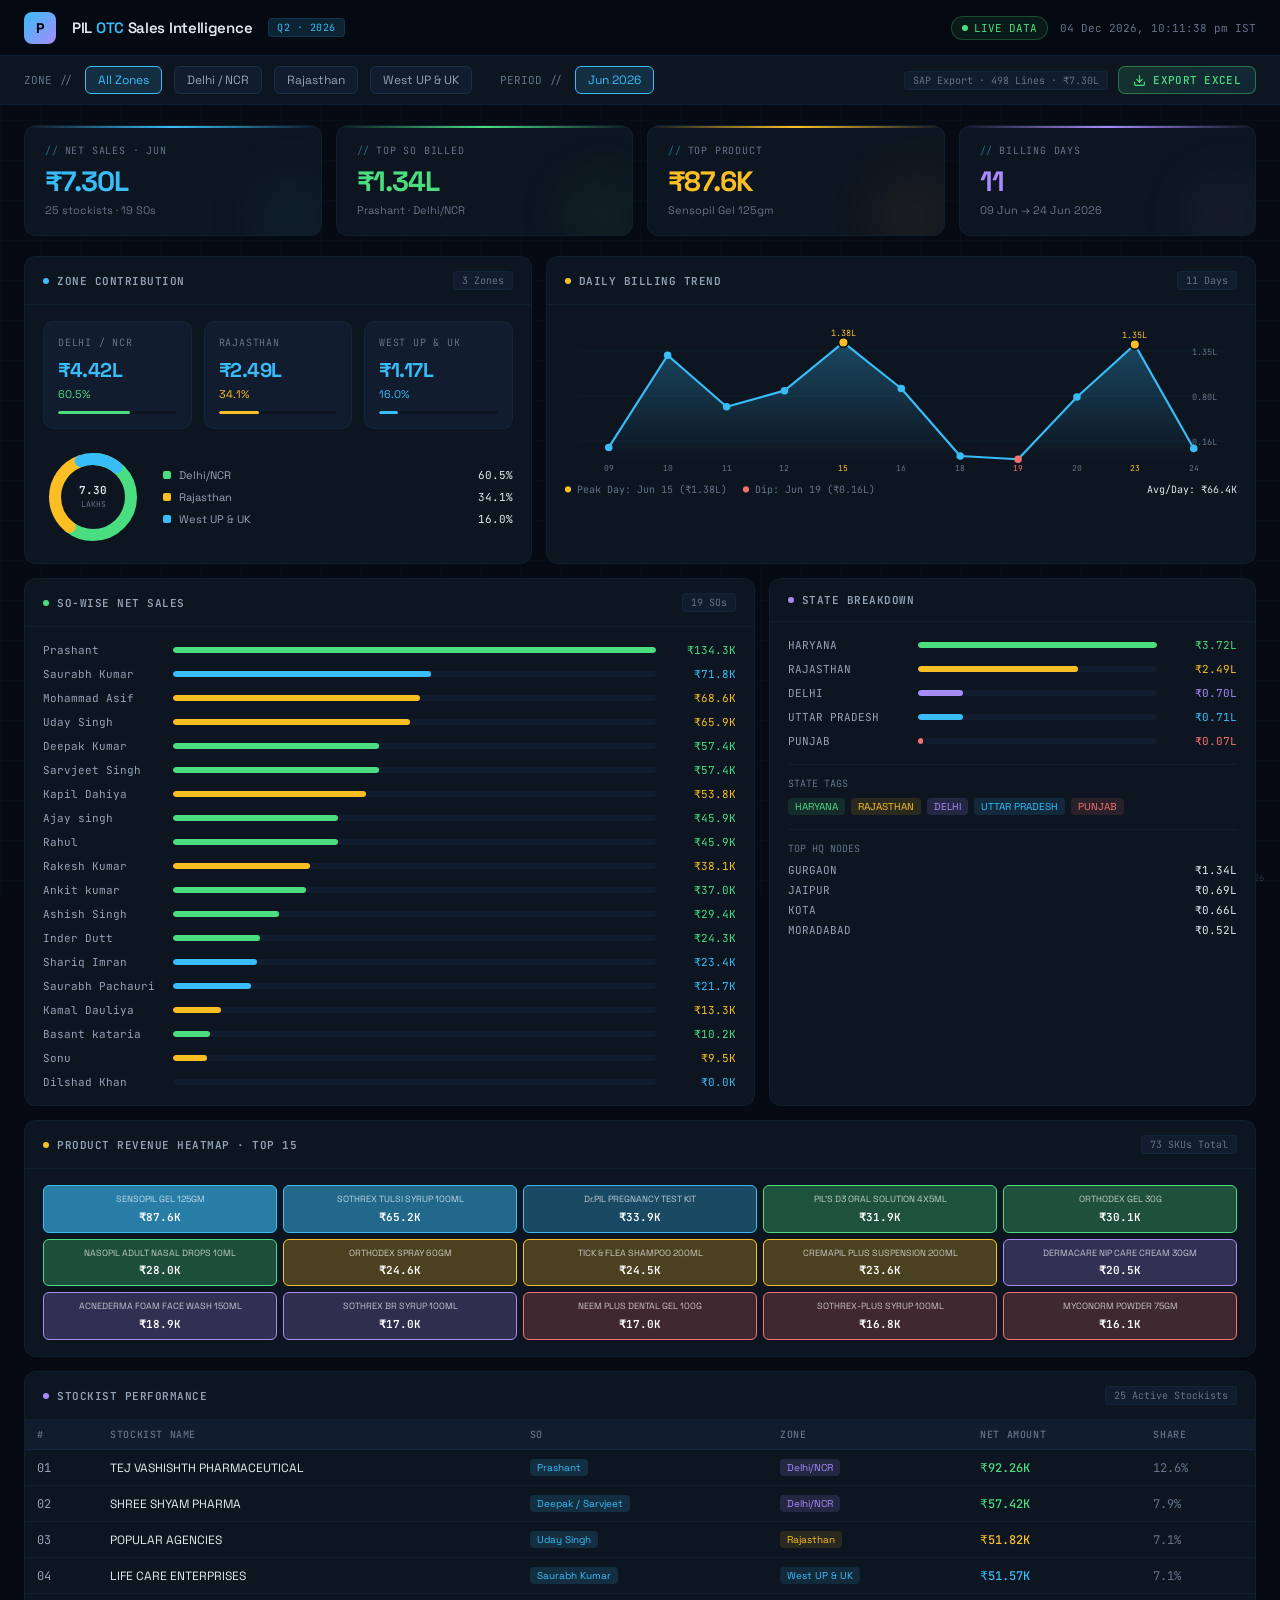
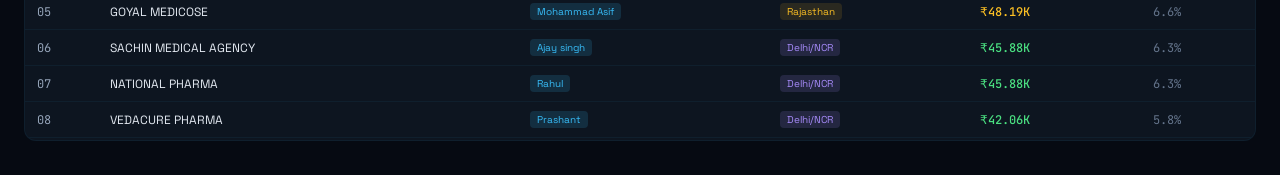
<file: index.html>
<!DOCTYPE html>
<html lang="en">
<head>
<meta charset="UTF-8">
<meta name="viewport" content="width=device-width, initial-scale=1.0">
<title>PIL OTC — Sales Intelligence</title>
<script src="https://cdn.sheetjs.com/xlsx-0.20.3/package/dist/xlsx.full.min.js"></script>
<style>
  @import url('https://fonts.googleapis.com/css2?family=Space+Grotesk:wght@300;400;500;600;700&family=JetBrains+Mono:wght@400;500&display=swap');

  :root {
    --bg: #060a12;
    --surface: #0d1520;
    --surface2: #111c2e;
    --border: rgba(56,189,248,0.12);
    --border2: rgba(56,189,248,0.06);
    --cyan: #38bdf8;
    --cyan-dim: rgba(56,189,248,0.15);
    --cyan-glow: rgba(56,189,248,0.08);
    --green: #4ade80;
    --green-dim: rgba(74,222,128,0.15);
    --red: #f87171;
    --red-dim: rgba(248,113,113,0.15);
    --amber: #fbbf24;
    --amber-dim: rgba(251,191,36,0.15);
    --purple: #a78bfa;
    --purple-dim: rgba(167,139,250,0.12);
    --text: #e2e8f0;
    --text-dim: #64748b;
    --text-mid: #94a3b8;
    --mono: 'JetBrains Mono', monospace;
    --sans: 'Space Grotesk', sans-serif;
  }

  * { box-sizing: border-box; margin: 0; padding: 0; }
  body {
    background: var(--bg);
    color: var(--text);
    font-family: var(--sans);
    font-size: 13px;
    min-height: 100vh;
    overflow-x: hidden;
  }

  /* GRID LINES BG */
  body::before {
    content: '';
    position: fixed;
    inset: 0;
    background-image:
      linear-gradient(rgba(56,189,248,0.03) 1px, transparent 1px),
      linear-gradient(90deg, rgba(56,189,248,0.03) 1px, transparent 1px);
    background-size: 40px 40px;
    pointer-events: none;
    z-index: 0;
  }

  /* HEADER */
  .header {
    position: sticky;
    top: 0;
    z-index: 100;
    background: rgba(6,10,18,0.95);
    backdrop-filter: blur(20px);
    border-bottom: 1px solid var(--border);
    padding: 0 24px;
    display: flex;
    align-items: center;
    justify-content: space-between;
    height: 56px;
  }
  .header-left {
    display: flex;
    align-items: center;
    gap: 16px;
  }
  .logo-mark {
    width: 32px; height: 32px;
    background: linear-gradient(135deg, var(--cyan), var(--purple));
    border-radius: 8px;
    display: flex; align-items: center; justify-content: center;
    font-size: 14px; font-weight: 700; color: #000;
  }
  .logo-text {
    font-size: 15px; font-weight: 600; letter-spacing: -0.3px;
  }
  .logo-text span { color: var(--cyan); }
  .header-tag {
    background: var(--cyan-dim);
    border: 1px solid var(--border);
    color: var(--cyan);
    font-family: var(--mono);
    font-size: 10px;
    padding: 2px 8px;
    border-radius: 4px;
    letter-spacing: 0.5px;
  }
  .header-right {
    display: flex; align-items: center; gap: 12px;
  }
  .live-pill {
    display: flex; align-items: center; gap: 6px;
    background: rgba(74,222,128,0.08);
    border: 1px solid rgba(74,222,128,0.25);
    padding: 4px 10px; border-radius: 20px;
    font-size: 11px; color: var(--green);
    font-family: var(--mono);
  }
  .live-dot {
    width: 6px; height: 6px; border-radius: 50%;
    background: var(--green);
    animation: pulse-green 2s infinite;
  }
  @keyframes pulse-green {
    0%,100% { opacity: 1; box-shadow: 0 0 0 0 rgba(74,222,128,0.4); }
    50% { opacity: 0.7; box-shadow: 0 0 0 4px rgba(74,222,128,0); }
  }
  .header-date {
    font-family: var(--mono);
    font-size: 11px;
    color: var(--text-dim);
  }

  /* FILTER BAR */
  .filter-bar {
    position: relative; z-index: 10;
    background: var(--surface);
    border-bottom: 1px solid var(--border2);
    padding: 10px 24px;
    display: flex; align-items: center; gap: 12px; flex-wrap: wrap;
  }
  .filter-label { font-size: 11px; color: var(--text-dim); font-family: var(--mono); }
  .filter-btn {
    background: var(--surface2);
    border: 1px solid var(--border);
    color: var(--text-mid);
    font-family: var(--sans);
    font-size: 12px;
    padding: 5px 12px;
    border-radius: 6px;
    cursor: pointer;
    transition: all 0.15s;
  }
  .filter-btn:hover, .filter-btn.active {
    background: var(--cyan-dim);
    border-color: var(--cyan);
    color: var(--cyan);
  }

  /* MAIN */
  main {
    position: relative; z-index: 1;
    padding: 20px 24px;
    max-width: 1600px;
    margin: 0 auto;
  }

  /* KPI ROW */
  .kpi-row {
    display: grid;
    grid-template-columns: repeat(4, 1fr);
    gap: 14px;
    margin-bottom: 20px;
  }
  .kpi-card {
    background: var(--surface);
    border: 1px solid var(--border2);
    border-radius: 12px;
    padding: 18px 20px;
    position: relative;
    overflow: hidden;
    transition: border-color 0.2s;
  }
  .kpi-card:hover { border-color: var(--border); }
  .kpi-card::before {
    content: '';
    position: absolute;
    top: 0; left: 0; right: 0;
    height: 2px;
  }
  .kpi-card.cyan::before { background: linear-gradient(90deg, transparent, var(--cyan), transparent); }
  .kpi-card.green::before { background: linear-gradient(90deg, transparent, var(--green), transparent); }
  .kpi-card.amber::before { background: linear-gradient(90deg, transparent, var(--amber), transparent); }
  .kpi-card.purple::before { background: linear-gradient(90deg, transparent, var(--purple), transparent); }
  .kpi-label {
    font-size: 10px; font-family: var(--mono); color: var(--text-dim);
    letter-spacing: 0.8px; text-transform: uppercase; margin-bottom: 10px;
    display: flex; align-items: center; gap: 6px;
  }
  .kpi-label::before {
    content: '//';
    color: var(--cyan);
    opacity: 0.5;
  }
  .kpi-value {
    font-size: 28px; font-weight: 700; letter-spacing: -1px;
    line-height: 1;
  }
  .kpi-card.cyan .kpi-value { color: var(--cyan); }
  .kpi-card.green .kpi-value { color: var(--green); }
  .kpi-card.amber .kpi-value { color: var(--amber); }
  .kpi-card.purple .kpi-value { color: var(--purple); }
  .kpi-sub {
    margin-top: 8px; font-size: 11px; color: var(--text-dim);
    display: flex; align-items: center; gap: 6px;
  }
  .kpi-glow {
    position: absolute; bottom: -20px; right: -10px;
    width: 80px; height: 80px; border-radius: 50%;
    filter: blur(30px); opacity: 0.08;
  }
  .kpi-card.cyan .kpi-glow { background: var(--cyan); }
  .kpi-card.green .kpi-glow { background: var(--green); }
  .kpi-card.amber .kpi-glow { background: var(--amber); }
  .kpi-card.purple .kpi-glow { background: var(--purple); }

  /* GRID LAYOUTS */
  .grid-2 { display: grid; grid-template-columns: 1fr 1fr; gap: 14px; margin-bottom: 14px; }
  .grid-3 { display: grid; grid-template-columns: 1fr 1fr 1fr; gap: 14px; margin-bottom: 14px; }
  .grid-5-7 { display: grid; grid-template-columns: 5fr 7fr; gap: 14px; margin-bottom: 14px; }
  .grid-6-4 { display: grid; grid-template-columns: 6fr 4fr; gap: 14px; margin-bottom: 14px; }

  /* PANEL */
  .panel {
    background: var(--surface);
    border: 1px solid var(--border2);
    border-radius: 12px;
    overflow: hidden;
  }
  .panel-header {
    padding: 14px 18px;
    border-bottom: 1px solid var(--border2);
    display: flex; align-items: center; justify-content: space-between;
  }
  .panel-title {
    font-size: 11px; font-weight: 600; color: var(--text-mid);
    font-family: var(--mono); letter-spacing: 0.5px; text-transform: uppercase;
    display: flex; align-items: center; gap: 8px;
  }
  .panel-title-dot {
    width: 6px; height: 6px; border-radius: 50%;
    background: var(--cyan);
  }
  .panel-body { padding: 16px 18px; }

  /* BAR CHART */
  .bar-chart { display: flex; flex-direction: column; gap: 10px; }
  .bar-row { display: grid; grid-template-columns: 120px 1fr 70px; align-items: center; gap: 10px; }
  .bar-name {
    font-size: 11px; color: var(--text-mid); white-space: nowrap;
    overflow: hidden; text-overflow: ellipsis;
    font-family: var(--mono);
  }
  .bar-track {
    height: 6px; background: var(--surface2); border-radius: 3px; overflow: hidden;
  }
  .bar-fill {
    height: 100%; border-radius: 3px;
    transition: width 1s cubic-bezier(0.4,0,0.2,1);
  }
  .bar-amount {
    font-size: 11px; font-family: var(--mono); color: var(--text-mid);
    text-align: right;
  }

  /* SPARKLINE / AREA CHART */
  .chart-container { position: relative; }
  svg.spark { width: 100%; overflow: visible; }

  /* ZONE CARDS */
  .zone-grid { display: grid; grid-template-columns: 1fr 1fr 1fr; gap: 12px; }
  .zone-card {
    background: var(--surface2);
    border: 1px solid var(--border2);
    border-radius: 10px;
    padding: 14px;
    position: relative;
    overflow: hidden;
  }
  .zone-name {
    font-size: 10px; font-family: var(--mono); color: var(--text-dim);
    text-transform: uppercase; letter-spacing: 0.8px; margin-bottom: 8px;
  }
  .zone-value {
    font-size: 20px; font-weight: 700; color: var(--cyan); letter-spacing: -0.5px;
  }
  .zone-pct {
    font-size: 11px; margin-top: 4px;
  }
  .zone-bar {
    margin-top: 10px; height: 3px; background: var(--surface);
    border-radius: 2px; overflow: hidden;
  }
  .zone-bar-fill { height: 100%; background: var(--cyan); border-radius: 2px; }

  /* TABLE */
  .data-table { width: 100%; border-collapse: collapse; }
  .data-table th {
    font-size: 10px; font-family: var(--mono); color: var(--text-dim);
    text-transform: uppercase; letter-spacing: 0.6px;
    padding: 8px 12px;
    border-bottom: 1px solid var(--border2);
    text-align: left; font-weight: 500;
    background: var(--surface2);
  }
  .data-table td {
    padding: 9px 12px; font-size: 12px; color: var(--text-mid);
    border-bottom: 1px solid var(--border2);
    font-family: var(--mono);
  }
  .data-table tr:last-child td { border-bottom: none; }
  .data-table tr:hover td { background: rgba(56,189,248,0.03); }
  .rank-num {
    color: var(--text-dim); font-size: 10px;
  }
  .amount-cell { color: var(--text); font-weight: 500; }
  .so-tag {
    background: var(--cyan-dim);
    color: var(--cyan);
    padding: 2px 7px; border-radius: 4px; font-size: 10px;
    font-family: var(--sans);
    display: inline-block;
  }
  .state-badge {
    display: inline-block;
    padding: 2px 7px; border-radius: 4px; font-size: 10px;
    font-family: var(--sans);
  }
  .state-DL { background: rgba(167,139,250,0.15); color: var(--purple); }
  .state-UP { background: rgba(56,189,248,0.12); color: var(--cyan); }
  .state-RJ { background: rgba(251,191,36,0.12); color: var(--amber); }
  .state-HR { background: rgba(74,222,128,0.12); color: var(--green); }
  .state-PB { background: rgba(248,113,113,0.12); color: var(--red); }

  /* DONUT / RING */
  .ring-wrap { display: flex; align-items: center; gap: 20px; }
  .ring-legend { display: flex; flex-direction: column; gap: 8px; flex: 1; }
  .ring-item { display: flex; align-items: center; gap: 8px; }
  .ring-dot { width: 8px; height: 8px; border-radius: 2px; flex-shrink: 0; }
  .ring-item-label { font-size: 11px; color: var(--text-mid); flex: 1; }
  .ring-item-val { font-size: 11px; font-family: var(--mono); color: var(--text); }

  /* PRODUCT HEATMAP */
  .heat-grid {
    display: grid;
    grid-template-columns: repeat(5, 1fr);
    gap: 6px;
  }
  .heat-cell {
    border-radius: 6px;
    padding: 8px 6px;
    text-align: center;
    cursor: default;
    transition: transform 0.15s;
    position: relative;
    overflow: hidden;
  }
  .heat-cell:hover { transform: scale(1.04); z-index: 5; }
  .heat-cell-name {
    font-size: 9px; line-height: 1.3; color: rgba(255,255,255,0.7);
    font-family: var(--sans);
    display: -webkit-box;
    -webkit-line-clamp: 2;
    -webkit-box-orient: vertical;
    overflow: hidden;
  }
  .heat-cell-val {
    font-size: 11px; font-weight: 600; color: #fff;
    font-family: var(--mono); margin-top: 4px;
  }

  /* DAILY TREND */
  .trend-labels {
    display: flex; justify-content: space-between;
    font-size: 10px; font-family: var(--mono); color: var(--text-dim);
    margin-top: 6px; padding: 0 2px;
  }

  /* SCROLLABLE PANELS */
  .scroll-body { max-height: 320px; overflow-y: auto; }
  .scroll-body::-webkit-scrollbar { width: 4px; }
  .scroll-body::-webkit-scrollbar-track { background: transparent; }
  .scroll-body::-webkit-scrollbar-thumb { background: var(--border); border-radius: 2px; }

  /* SECTION DIVIDER */
  .section-div {
    display: flex; align-items: center; gap: 12px;
    margin: 20px 0 14px;
  }
  .section-div-label {
    font-size: 10px; font-family: var(--mono); color: var(--text-dim);
    text-transform: uppercase; letter-spacing: 1px; white-space: nowrap;
  }
  .section-div-line {
    flex: 1; height: 1px; background: var(--border2);
  }

  /* CHIP */
  .chip {
    background: var(--surface2); border: 1px solid var(--border2);
    color: var(--text-dim); font-size: 10px; font-family: var(--mono);
    padding: 2px 8px; border-radius: 4px;
  }

  /* PROGRESS RING (SVG) */
  .pct-badge {
    font-family: var(--mono); font-size: 13px; font-weight: 600;
  }
  .green-text { color: var(--green); }
  .red-text { color: var(--red); }
  .amber-text { color: var(--amber); }

  /* ANIMATED ENTRY */
  .panel { animation: fadeUp 0.4s ease both; }
  @keyframes fadeUp {
    from { opacity: 0; transform: translateY(12px); }
    to { opacity: 1; transform: translateY(0); }
  }
  .kpi-card { animation: fadeUp 0.3s ease both; }
  .kpi-card:nth-child(1) { animation-delay: 0.05s; }
  .kpi-card:nth-child(2) { animation-delay: 0.1s; }
  .kpi-card:nth-child(3) { animation-delay: 0.15s; }
  .kpi-card:nth-child(4) { animation-delay: 0.2s; }

  /* TABS */
  .tab-bar {
    display: flex; gap: 4px;
    background: var(--surface2); border-radius: 8px; padding: 3px;
  }
  .tab-btn {
    background: transparent; border: none; color: var(--text-dim);
    font-family: var(--sans); font-size: 11px; font-weight: 500;
    padding: 5px 12px; border-radius: 6px; cursor: pointer; transition: all 0.15s;
  }
  .tab-btn.active { background: var(--surface); color: var(--cyan); }

  /* EXPORT BUTTON */
  .export-btn {
    display: flex; align-items: center; gap: 7px;
    background: linear-gradient(135deg, rgba(74,222,128,0.15), rgba(56,189,248,0.1));
    border: 1px solid rgba(74,222,128,0.4);
    color: var(--green);
    font-family: var(--mono); font-size: 11px; font-weight: 500;
    padding: 6px 14px; border-radius: 7px;
    cursor: pointer; transition: all 0.2s;
    letter-spacing: 0.3px; white-space: nowrap;
  }
  .export-btn:hover {
    background: linear-gradient(135deg, rgba(74,222,128,0.25), rgba(56,189,248,0.18));
    border-color: var(--green);
    box-shadow: 0 0 16px rgba(74,222,128,0.2);
    transform: translateY(-1px);
  }
  .export-btn:active { transform: translateY(0); }
  .export-btn svg { flex-shrink: 0; }

  .export-toast {
    position: fixed; bottom: 24px; left: 50%; transform: translateX(-50%);
    background: var(--surface); border: 1px solid var(--green);
    color: var(--green); font-family: var(--mono); font-size: 12px;
    padding: 10px 20px; border-radius: 8px;
    box-shadow: 0 4px 24px rgba(74,222,128,0.2);
    z-index: 9999; pointer-events: none;
    opacity: 0; transition: opacity 0.3s;
  }
  .export-toast.show { opacity: 1; }

  /* WATERMARK */
  .corner-mark {
    position: fixed; bottom: 16px; right: 16px;
    font-family: var(--mono); font-size: 9px; color: var(--text-dim);
    opacity: 0.4; z-index: 0;
  }
</style>
</head>
<body>

<!-- HEADER -->
<header class="header">
  <div class="header-left">
    <div class="logo-mark">P</div>
    <div class="logo-text">PIL <span>OTC</span> Sales Intelligence</div>
    <div class="header-tag">Q2 · 2026</div>
  </div>
  <div class="header-right">
    <div class="live-pill"><div class="live-dot"></div>LIVE DATA</div>
    <div class="header-date" id="clock">29 Jun 2026</div>
  </div>
</header>

<!-- FILTER BAR -->
<div class="filter-bar">
  <span class="filter-label">ZONE //</span>
  <button class="filter-btn active" onclick="filterZone('All',this)">All Zones</button>
  <button class="filter-btn" onclick="filterZone('Delhi/NCR',this)">Delhi / NCR</button>
  <button class="filter-btn" onclick="filterZone('Rajasthan',this)">Rajasthan</button>
  <button class="filter-btn" onclick="filterZone('West UP & UK',this)">West UP & UK</button>
  <span class="filter-label" style="margin-left:16px">PERIOD //</span>
  <button class="filter-btn active">Jun 2026</button>
  <div style="margin-left:auto;display:flex;align-items:center;gap:10px">
    <span class="chip">SAP Export · 498 Lines · ₹7.30L</span>
    <button class="export-btn" onclick="exportToExcel()">
      <svg width="13" height="13" viewBox="0 0 24 24" fill="none" stroke="currentColor" stroke-width="2.2" stroke-linecap="round" stroke-linejoin="round">
        <path d="M21 15v4a2 2 0 01-2 2H5a2 2 0 01-2-2v-4"/>
        <polyline points="7 10 12 15 17 10"/>
        <line x1="12" y1="15" x2="12" y2="3"/>
      </svg>
      EXPORT EXCEL
    </button>
  </div>
</div>

<!-- TOAST -->
<div class="export-toast" id="exportToast">✓ Excel exported successfully</div>

<!-- MAIN -->
<main>

  <!-- KPI ROW -->
  <div class="kpi-row" id="kpiRow">
    <div class="kpi-card cyan">
      <div class="kpi-glow"></div>
      <div class="kpi-label">Net Sales · Jun</div>
      <div class="kpi-value" id="kpiTotal">₹7.30L</div>
      <div class="kpi-sub"><span>25 stockists · 19 SOs</span></div>
    </div>
    <div class="kpi-card green">
      <div class="kpi-glow"></div>
      <div class="kpi-label">Top SO Billed</div>
      <div class="kpi-value green-text">₹1.34L</div>
      <div class="kpi-sub">Prashant · Delhi/NCR</div>
    </div>
    <div class="kpi-card amber">
      <div class="kpi-glow"></div>
      <div class="kpi-label">Top Product</div>
      <div class="kpi-value amber-text">₹87.6K</div>
      <div class="kpi-sub">Sensopil Gel 125gm</div>
    </div>
    <div class="kpi-card purple">
      <div class="kpi-glow"></div>
      <div class="kpi-label">Billing Days</div>
      <div class="kpi-value" style="color:var(--purple)">11</div>
      <div class="kpi-sub">09 Jun → 24 Jun 2026</div>
    </div>
  </div>

  <!-- ROW 1: ZONE + DAILY TREND -->
  <div class="grid-5-7" style="margin-bottom:14px">
    
    <!-- ZONE PERFORMANCE -->
    <div class="panel">
      <div class="panel-header">
        <div class="panel-title"><div class="panel-title-dot"></div>Zone Contribution</div>
        <div class="chip">3 Zones</div>
      </div>
      <div class="panel-body">
        <div class="zone-grid">
          <div class="zone-card">
            <div class="zone-name">Delhi / NCR</div>
            <div class="zone-value" id="zDelhi">₹4.42L</div>
            <div class="zone-pct green-text">60.5%</div>
            <div class="zone-bar"><div class="zone-bar-fill" style="width:60.5%;background:var(--green)"></div></div>
          </div>
          <div class="zone-card">
            <div class="zone-name">Rajasthan</div>
            <div class="zone-value">₹2.49L</div>
            <div class="zone-pct amber-text">34.1%</div>
            <div class="zone-bar"><div class="zone-bar-fill" style="width:34.1%;background:var(--amber)"></div></div>
          </div>
          <div class="zone-card">
            <div class="zone-name">West UP & UK</div>
            <div class="zone-value">₹1.17L</div>
            <div class="zone-pct" style="color:var(--cyan)">16.0%</div>
            <div class="zone-bar"><div class="zone-bar-fill" style="width:16%;background:var(--cyan)"></div></div>
          </div>
        </div>

        <!-- DONUT CHART (SVG) -->
        <div style="display:flex;align-items:center;gap:20px;margin-top:18px">
          <svg width="100" height="100" viewBox="0 0 100 100">
            <!-- Delhi/NCR 60.5% -->
            <circle cx="50" cy="50" r="38" fill="none" stroke="var(--surface2)" stroke-width="12"/>
            <!-- Total circumference = 2π*38 ≈ 238.76 -->
            <circle cx="50" cy="50" r="38" fill="none" stroke="var(--green)" stroke-width="12"
              stroke-dasharray="144.45 94.31" stroke-dashoffset="59.69" stroke-linecap="round"/>
            <circle cx="50" cy="50" r="38" fill="none" stroke="var(--amber)" stroke-width="12"
              stroke-dasharray="81.41 157.35" stroke-dashoffset="-84.76" stroke-linecap="round"/>
            <circle cx="50" cy="50" r="38" fill="none" stroke="var(--cyan)" stroke-width="12"
              stroke-dasharray="38.20 200.56" stroke-dashoffset="-166.17" stroke-linecap="round"/>
            <text x="50" y="47" text-anchor="middle" fill="var(--text)" font-size="11" font-weight="600" font-family="JetBrains Mono">7.30</text>
            <text x="50" y="60" text-anchor="middle" fill="var(--text-dim)" font-size="8" font-family="JetBrains Mono">LAKHS</text>
          </svg>
          <div class="ring-legend">
            <div class="ring-item">
              <div class="ring-dot" style="background:var(--green)"></div>
              <div class="ring-item-label">Delhi/NCR</div>
              <div class="ring-item-val">60.5%</div>
            </div>
            <div class="ring-item">
              <div class="ring-dot" style="background:var(--amber)"></div>
              <div class="ring-item-label">Rajasthan</div>
              <div class="ring-item-val">34.1%</div>
            </div>
            <div class="ring-item">
              <div class="ring-dot" style="background:var(--cyan)"></div>
              <div class="ring-item-label">West UP & UK</div>
              <div class="ring-item-val">16.0%</div>
            </div>
          </div>
        </div>
      </div>
    </div>

    <!-- DAILY SALES TREND -->
    <div class="panel">
      <div class="panel-header">
        <div class="panel-title"><div class="panel-title-dot" style="background:var(--amber)"></div>Daily Billing Trend</div>
        <div class="chip">11 Days</div>
      </div>
      <div class="panel-body">
        <svg class="spark" viewBox="0 0 600 140" style="height:150px">
          <defs>
            <linearGradient id="areaGrad" x1="0" y1="0" x2="0" y2="1">
              <stop offset="0%" stop-color="var(--cyan)" stop-opacity="0.3"/>
              <stop offset="100%" stop-color="var(--cyan)" stop-opacity="0"/>
            </linearGradient>
          </defs>
          <!-- Grid lines -->
          <line x1="0" y1="28" x2="600" y2="28" stroke="var(--border2)" stroke-width="1"/>
          <line x1="0" y1="70" x2="600" y2="70" stroke="var(--border2)" stroke-width="1"/>
          <line x1="0" y1="112" x2="600" y2="112" stroke="var(--border2)" stroke-width="1"/>
          <!-- Y labels -->
          <text x="595" y="32" fill="var(--text-dim)" font-size="8" text-anchor="end" font-family="JetBrains Mono">1.35L</text>
          <text x="595" y="74" fill="var(--text-dim)" font-size="8" text-anchor="end" font-family="JetBrains Mono">0.80L</text>
          <text x="595" y="116" fill="var(--text-dim)" font-size="8" text-anchor="end" font-family="JetBrains Mono">0.16L</text>
          <!-- Area fill -->
          <!--
            Data: [37129,127477,65001,79319,138292,83553,20392,16464,68018,135312,37009]
            Max=138292, Min=16464, Range=121828
            X positions: 11 points, width=600, spacing=55
            Y: scale 130-20=110px range → y = 130 - ((val-16464)/121828)*110
          -->
          <path d="M27,118 L82,32 L137,80 L191,65 L246,20 L300,63 L355,126 L409,129 L464,71 L518,22 L573,119 L573,130 L27,130 Z"
            fill="url(#areaGrad)"/>
          <!-- Line -->
          <polyline points="27,118 82,32 137,80 191,65 246,20 300,63 355,126 409,129 464,71 518,22 573,119"
            fill="none" stroke="var(--cyan)" stroke-width="2" stroke-linejoin="round"/>
          <!-- Dots -->
          <circle cx="27" cy="118" r="3.5" fill="var(--cyan)"/>
          <circle cx="82" cy="32" r="3.5" fill="var(--cyan)"/>
          <circle cx="137" cy="80" r="3.5" fill="var(--cyan)"/>
          <circle cx="191" cy="65" r="3.5" fill="var(--cyan)"/>
          <circle cx="246" cy="20" r="4.5" fill="var(--amber)" stroke="var(--bg)" stroke-width="1.5"/><!-- Peak -->
          <circle cx="300" cy="63" r="3.5" fill="var(--cyan)"/>
          <circle cx="355" cy="126" r="3.5" fill="var(--cyan)"/>
          <circle cx="409" cy="129" r="3.5" fill="var(--red)"/><!-- Lowest -->
          <circle cx="464" cy="71" r="3.5" fill="var(--cyan)"/>
          <circle cx="518" cy="22" r="4.5" fill="var(--amber)" stroke="var(--bg)" stroke-width="1.5"/>
          <circle cx="573" cy="119" r="3.5" fill="var(--cyan)"/>
          <!-- Peak label -->
          <text x="246" y="14" text-anchor="middle" fill="var(--amber)" font-size="8" font-family="JetBrains Mono">1.38L</text>
          <text x="518" y="16" text-anchor="middle" fill="var(--amber)" font-size="8" font-family="JetBrains Mono">1.35L</text>
          <!-- Day labels -->
          <text x="27" y="140" text-anchor="middle" fill="var(--text-dim)" font-size="7.5" font-family="JetBrains Mono">09</text>
          <text x="82" y="140" text-anchor="middle" fill="var(--text-dim)" font-size="7.5" font-family="JetBrains Mono">10</text>
          <text x="137" y="140" text-anchor="middle" fill="var(--text-dim)" font-size="7.5" font-family="JetBrains Mono">11</text>
          <text x="191" y="140" text-anchor="middle" fill="var(--text-dim)" font-size="7.5" font-family="JetBrains Mono">12</text>
          <text x="246" y="140" text-anchor="middle" fill="var(--amber)" font-size="7.5" font-family="JetBrains Mono">15</text>
          <text x="300" y="140" text-anchor="middle" fill="var(--text-dim)" font-size="7.5" font-family="JetBrains Mono">16</text>
          <text x="355" y="140" text-anchor="middle" fill="var(--text-dim)" font-size="7.5" font-family="JetBrains Mono">18</text>
          <text x="409" y="140" text-anchor="middle" fill="var(--red)" font-size="7.5" font-family="JetBrains Mono">19</text>
          <text x="464" y="140" text-anchor="middle" fill="var(--text-dim)" font-size="7.5" font-family="JetBrains Mono">20</text>
          <text x="518" y="140" text-anchor="middle" fill="var(--amber)" font-size="7.5" font-family="JetBrains Mono">23</text>
          <text x="573" y="140" text-anchor="middle" fill="var(--text-dim)" font-size="7.5" font-family="JetBrains Mono">24</text>
        </svg>
        <div style="display:flex;gap:16px;margin-top:8px;font-size:10px;font-family:var(--mono);color:var(--text-dim)">
          <span><span style="color:var(--amber)">●</span> Peak Day: Jun 15 (₹1.38L)</span>
          <span><span style="color:var(--red)">●</span> Dip: Jun 19 (₹0.16L)</span>
          <span style="margin-left:auto;color:var(--text)">Avg/Day: ₹66.4K</span>
        </div>
      </div>
    </div>
  </div>

  <!-- ROW 2: SO PERFORMANCE + CUSTOMER TABLE -->
  <div class="grid-6-4" style="margin-bottom:14px">
    
    <!-- SO PERFORMANCE BAR CHART -->
    <div class="panel">
      <div class="panel-header">
        <div class="panel-title"><div class="panel-title-dot" style="background:var(--green)"></div>SO-wise Net Sales</div>
        <div class="chip">19 SOs</div>
      </div>
      <div class="panel-body">
        <div class="bar-chart" id="soBarChart">
          <!-- Rendered by JS -->
        </div>
      </div>
    </div>

    <!-- STATE BREAKDOWN -->
    <div class="panel">
      <div class="panel-header">
        <div class="panel-title"><div class="panel-title-dot" style="background:var(--purple)"></div>State Breakdown</div>
      </div>
      <div class="panel-body">
        <div class="bar-chart">
          <div class="bar-row">
            <div class="bar-name">HARYANA</div>
            <div class="bar-track"><div class="bar-fill" style="width:100%;background:var(--green)"></div></div>
            <div class="bar-amount green-text">₹3.72L</div>
          </div>
          <div class="bar-row">
            <div class="bar-name">RAJASTHAN</div>
            <div class="bar-track"><div class="bar-fill" style="width:67%;background:var(--amber)"></div></div>
            <div class="bar-amount amber-text">₹2.49L</div>
          </div>
          <div class="bar-row">
            <div class="bar-name">DELHI</div>
            <div class="bar-track"><div class="bar-fill" style="width:19%;background:var(--purple)"></div></div>
            <div class="bar-amount" style="color:var(--purple)">₹0.70L</div>
          </div>
          <div class="bar-row">
            <div class="bar-name">UTTAR PRADESH</div>
            <div class="bar-track"><div class="bar-fill" style="width:19%;background:var(--cyan)"></div></div>
            <div class="bar-amount" style="color:var(--cyan)">₹0.71L</div>
          </div>
          <div class="bar-row">
            <div class="bar-name">PUNJAB</div>
            <div class="bar-track"><div class="bar-fill" style="width:2%;background:var(--red)"></div></div>
            <div class="bar-amount red-text">₹0.07L</div>
          </div>
        </div>

        <!-- Mini state labels -->
        <div style="margin-top:16px;border-top:1px solid var(--border2);padding-top:12px">
          <div style="font-size:10px;font-family:var(--mono);color:var(--text-dim);margin-bottom:8px">STATE TAGS</div>
          <div style="display:flex;flex-wrap:wrap;gap:6px">
            <span class="state-badge state-HR">HARYANA</span>
            <span class="state-badge state-RJ">RAJASTHAN</span>
            <span class="state-badge state-DL">DELHI</span>
            <span class="state-badge state-UP">UTTAR PRADESH</span>
            <span class="state-badge state-PB">PUNJAB</span>
          </div>
        </div>

        <!-- HQ performance quick peek -->
        <div style="margin-top:14px;border-top:1px solid var(--border2);padding-top:12px">
          <div style="font-size:10px;font-family:var(--mono);color:var(--text-dim);margin-bottom:8px">TOP HQ NODES</div>
          <div style="display:flex;flex-direction:column;gap:6px">
            <div style="display:flex;justify-content:space-between;font-size:11px;font-family:var(--mono)">
              <span style="color:var(--text-mid)">GURGAON</span><span style="color:var(--text)">₹1.34L</span>
            </div>
            <div style="display:flex;justify-content:space-between;font-size:11px;font-family:var(--mono)">
              <span style="color:var(--text-mid)">JAIPUR</span><span style="color:var(--text)">₹0.69L</span>
            </div>
            <div style="display:flex;justify-content:space-between;font-size:11px;font-family:var(--mono)">
              <span style="color:var(--text-mid)">KOTA</span><span style="color:var(--text)">₹0.66L</span>
            </div>
            <div style="display:flex;justify-content:space-between;font-size:11px;font-family:var(--mono)">
              <span style="color:var(--text-mid)">MORADABAD</span><span style="color:var(--text)">₹0.52L</span>
            </div>
          </div>
        </div>
      </div>
    </div>
  </div>

  <!-- ROW 3: PRODUCT HEATMAP -->
  <div class="panel" style="margin-bottom:14px">
    <div class="panel-header">
      <div class="panel-title"><div class="panel-title-dot" style="background:var(--amber)"></div>Product Revenue Heatmap · Top 15</div>
      <div class="chip">73 SKUs Total</div>
    </div>
    <div class="panel-body">
      <div class="heat-grid" id="heatGrid">
        <!-- Rendered by JS -->
      </div>
    </div>
  </div>

  <!-- ROW 4: CUSTOMER TABLE -->
  <div class="panel" style="margin-bottom:14px">
    <div class="panel-header">
      <div class="panel-title"><div class="panel-title-dot" style="background:var(--purple)"></div>Stockist Performance</div>
      <div class="chip">25 Active Stockists</div>
    </div>
    <div class="scroll-body">
      <table class="data-table" id="custTable">
        <thead>
          <tr>
            <th>#</th>
            <th>STOCKIST NAME</th>
            <th>SO</th>
            <th>ZONE</th>
            <th>NET AMOUNT</th>
            <th>SHARE</th>
          </tr>
        </thead>
        <tbody id="custTbody">
          <!-- Rendered by JS -->
        </tbody>
      </table>
    </div>
  </div>

</main>

<div class="corner-mark">PIL OTC · Sales Intelligence v1.0 · Jun 2026</div>

<script>
// ==================== DATA ====================
const soData = [
  {name:"Prashant",      zone:"Delhi/NCR",    amt:134328.95},
  {name:"Saurabh Kumar", zone:"West UP & UK", amt:71845.19},
  {name:"Mohammad Asif", zone:"Rajasthan",    amt:68585.18},
  {name:"Uday Singh",    zone:"Rajasthan",    amt:65941.44},
  {name:"Deepak Kumar",  zone:"Delhi/NCR",    amt:57416.44},
  {name:"Sarvjeet Singh",zone:"Delhi/NCR",    amt:57416.44},
  {name:"Kapil Dahiya",  zone:"Rajasthan",    amt:53762.04},
  {name:"Ajay singh",    zone:"Delhi/NCR",    amt:45880.97},
  {name:"Rahul",         zone:"Delhi/NCR",    amt:45880.97},
  {name:"Rakesh Kumar",  zone:"Rajasthan",    amt:38063.72},
  {name:"Ankit kumar",   zone:"Delhi/NCR",    amt:37009.55},
  {name:"Ashish Singh",  zone:"Delhi/NCR",    amt:29427.29},
  {name:"Inder Dutt",    zone:"Delhi/NCR",    amt:24318.27},
  {name:"Shariq Imran",  zone:"West UP & UK", amt:23421.12},
  {name:"Saurabh Pachauri",zone:"West UP & UK",amt:21684.43},
  {name:"Kamal Dauliya", zone:"Rajasthan",    amt:13293.84},
  {name:"Basant kataria",zone:"Delhi/NCR",    amt:10165.75},
  {name:"Sonu",          zone:"Rajasthan",    amt:9527.73},
  {name:"Dilshad Khan",  zone:"West UP & UK", amt:1.00},
];

const productData = [
  {name:"SENSOPIL GEL 125GM",              amt:87608.40},
  {name:"SOTHREX TULSI SYRUP 100ML",       amt:65192.95},
  {name:"Dr.PIL PREGNANCY TEST KIT",       amt:33885.00},
  {name:"PIL'S D3 ORAL SOLUTION 4X5ML",    amt:31860.00},
  {name:"ORTHODEX GEL 30G",                amt:30131.92},
  {name:"NASOPIL ADULT NASAL DROPS 10ML",  amt:28000.00},
  {name:"ORTHODEX SPRAY 60GM",             amt:24552.00},
  {name:"TICK & FLEA SHAMPOO 200ML",       amt:24531.14},
  {name:"CREMAPIL PLUS SUSPENSION 200ML",  amt:23603.13},
  {name:"DERMACARE NIP CARE CREAM 30GM",   amt:20493.00},
  {name:"ACNEDERMA FOAM FACE WASH 150ML",  amt:18862.77},
  {name:"SOTHREX BR SYRUP 100ML",          amt:17016.48},
  {name:"NEEM PLUS DENTAL GEL 100G",       amt:17000.00},
  {name:"SOTHREX-PLUS SYRUP 100ML",        amt:16816.12},
  {name:"MYCONORM POWDER 75GM",            amt:16065.00},
];

const custData = [
  {name:"TEJ VASHISHTH PHARMACEUTICAL", so:"Prashant",         zone:"Delhi/NCR",    amt:92264.33},
  {name:"SHREE SHYAM PHARMA",           so:"Deepak / Sarvjeet",zone:"Delhi/NCR",    amt:57416.44},
  {name:"POPULAR AGENCIES",             so:"Uday Singh",        zone:"Rajasthan",    amt:51818.09},
  {name:"LIFE CARE ENTERPRISES",        so:"Saurabh Kumar",     zone:"West UP & UK", amt:51567.19},
  {name:"GOYAL MEDICOSE",               so:"Mohammad Asif",     zone:"Rajasthan",    amt:48192.26},
  {name:"SACHIN MEDICAL AGENCY",        so:"Ajay singh",        zone:"Delhi/NCR",    amt:45880.97},
  {name:"NATIONAL PHARMA",              so:"Rahul",             zone:"Delhi/NCR",    amt:45880.97},
  {name:"VEDACURE PHARMA",              so:"Prashant",          zone:"Delhi/NCR",    amt:42064.62},
  {name:"NEW RAJASTHAN MEDICAL",        so:"Rakesh Kumar",      zone:"Rajasthan",    amt:38063.72},
  {name:"SATKARTAR DISTRIBUTOR",        so:"Ankit kumar",       zone:"Delhi/NCR",    amt:37009.55},
  {name:"MEDIPLUS HEALTHCARE",          so:"Kapil Dahiya",      zone:"Rajasthan",    amt:32182.04},
  {name:"BHOLA JI PHARMA",             so:"Ashish Singh",      zone:"Delhi/NCR",    amt:29427.29},
  {name:"RIYA ENTERPRISES",            so:"Kapil Dahiya",      zone:"Rajasthan",    amt:21580.00},
  {name:"AGARWAL MEDICOSE",            so:"Saurabh / Pachauri",zone:"West UP & UK", amt:20278.00},
  {name:"MAHADEV PHARMA",              so:"Uday Singh",         zone:"Rajasthan",    amt:14123.35},
  {name:"NAVKAR PHARMA",               so:"Kamal Dauliya",     zone:"Rajasthan",    amt:13293.84},
  {name:"AHUJA PHARMA",                so:"Inder Dutt",         zone:"Delhi/NCR",    amt:13079.19},
  {name:"MD MEDICAL AGENCY",           so:"Mohammad Asif",     zone:"Rajasthan",    amt:20392.92},
];

const totalAmt = 730275.88;
const zoneColors = {"Delhi/NCR":"var(--green)","Rajasthan":"var(--amber)","West UP & UK":"var(--cyan)"};

// ==================== RENDER SO BARS ====================
function renderSOBars(filterZoneVal) {
  const container = document.getElementById('soBarChart');
  const filtered = filterZoneVal === 'All' ? soData : soData.filter(d => d.zone === filterZoneVal);
  const maxAmt = filtered[0]?.amt || 1;
  container.innerHTML = '';
  filtered.forEach(d => {
    const pct = (d.amt / maxAmt * 100).toFixed(1);
    const color = zoneColors[d.zone] || 'var(--cyan)';
    const row = document.createElement('div');
    row.className = 'bar-row';
    row.innerHTML = `
      <div class="bar-name">${d.name}</div>
      <div class="bar-track"><div class="bar-fill" style="width:${pct}%;background:${color}"></div></div>
      <div class="bar-amount" style="color:${color}">₹${(d.amt/1000).toFixed(1)}K</div>`;
    container.appendChild(row);
  });
}

// ==================== RENDER HEATMAP ====================
function renderHeatmap() {
  const grid = document.getElementById('heatGrid');
  const max = productData[0].amt;
  grid.innerHTML = '';
  productData.forEach((p, i) => {
    const ratio = p.amt / max;
    const alpha = 0.12 + ratio * 0.5;
    const colors = [
      `rgba(56,189,248,${alpha})`,
      `rgba(74,222,128,${alpha})`,
      `rgba(251,191,36,${alpha})`,
      `rgba(167,139,250,${alpha})`,
      `rgba(248,113,113,${alpha})`,
    ];
    const borderColors = ['var(--cyan)','var(--green)','var(--amber)','var(--purple)','var(--red)'];
    const ci = Math.floor(i/3) % 5;
    const cell = document.createElement('div');
    cell.className = 'heat-cell';
    cell.style.background = colors[ci];
    cell.style.border = `1px solid ${borderColors[ci]}`;
    cell.style.borderOpacity = alpha;
    cell.innerHTML = `
      <div class="heat-cell-name">${p.name}</div>
      <div class="heat-cell-val">₹${(p.amt/1000).toFixed(1)}K</div>`;
    grid.appendChild(cell);
  });
}

// ==================== RENDER CUSTOMER TABLE ====================
function renderCustTable(filterZoneVal) {
  const tbody = document.getElementById('custTbody');
  const filtered = filterZoneVal === 'All' ? custData : custData.filter(d => d.zone === filterZoneVal);
  const sorted = [...filtered].sort((a,b)=>b.amt-a.amt);
  tbody.innerHTML = '';
  sorted.forEach((c, i) => {
    const share = (c.amt / totalAmt * 100).toFixed(1);
    const color = zoneColors[c.zone] || 'var(--cyan)';
    const zoneMap = {"Delhi/NCR":"DL","Rajasthan":"RJ","West UP & UK":"UP"};
    const zcode = zoneMap[c.zone] || 'DL';
    const tr = document.createElement('tr');
    tr.innerHTML = `
      <td class="rank-num">${String(i+1).padStart(2,'0')}</td>
      <td style="color:var(--text);font-family:var(--sans);font-size:12px">${c.name}</td>
      <td><span class="so-tag">${c.so}</span></td>
      <td><span class="state-badge state-${zcode}" style="font-size:10px">${c.zone}</span></td>
      <td class="amount-cell" style="color:${color}">₹${(c.amt/1000).toFixed(2)}K</td>
      <td style="color:var(--text-dim)">${share}%</td>`;
    tbody.appendChild(tr);
  });
}

// ==================== KPI UPDATE ON FILTER ====================
function filterZone(zone, btn) {
  currentZone = zone;
  document.querySelectorAll('.filter-bar .filter-btn').forEach(b => b.classList.remove('active'));
  if (btn) btn.classList.add('active');
  renderSOBars(zone);
  renderCustTable(zone);
  // Update KPI for zone
  const kpiEl = document.getElementById('kpiTotal');
  const totals = {"All":730275.88,"Delhi/NCR":441844.63,"Rajasthan":249173.95,"West UP & UK":116951.74};
  const t = totals[zone] || totals['All'];
  kpiEl.textContent = `₹${(t/100000).toFixed(2)}L`;
}

// ==================== EXPORT TO EXCEL ====================
function exportToExcel() {
  const zone = currentZone || 'All';
  const ts   = new Date().toLocaleString('en-IN', {day:'2-digit',month:'short',year:'numeric',hour:'2-digit',minute:'2-digit'});
  const wb   = XLSX.utils.book_new();

  // ---- HELPERS ----
  const inr  = v => Math.round(v);
  const pct  = v => parseFloat((v).toFixed(2));

  // ---- SHEET 1: SUMMARY KPIs ----
  const zoneTotals = {
    "All":730275.88,"Delhi/NCR":441844.63,"Rajasthan":249173.95,"West UP & UK":116951.74
  };
  const filtTotal = zoneTotals[zone] || zoneTotals['All'];
  const summaryRows = [
    ["PIL OTC Division — Sales Intelligence Report"],
    ["Generated:", ts, "", "Zone Filter:", zone],
    ["Period:", "01 Jun 2026 – 24 Jun 2026", "", "SAP Lines:", 498],
    [],
    ["METRIC", "VALUE"],
    ["Net Sales (₹)", inr(filtTotal)],
    ["Billing Days", 11],
    ["Active Stockists", zone==='All'?25: (zone==='Delhi/NCR'?12:zone==='Rajasthan'?8:5)],
    ["Active SOs", zone==='All'?19: (zone==='Delhi/NCR'?9:zone==='Rajasthan'?6:4)],
    ["Avg Daily Billing (₹)", inr(filtTotal/11)],
    ["Top SO", zone==='All'||zone==='Delhi/NCR'?"Prashant":"Mohammad Asif"],
    ["Top Product", "Sensopil Gel 125GM"],
    ["Top Stockist", "Tej Vashishth Pharmaceutical"],
  ];
  const wsSummary = XLSX.utils.aoa_to_sheet(summaryRows);
  wsSummary['!cols'] = [{wch:32},{wch:22},{wch:4},{wch:18},{wch:20}];
  wsSummary['!merges'] = [{s:{r:0,c:0},e:{r:0,c:4}}];
  XLSX.utils.book_append_sheet(wb, wsSummary, "Summary");

  // ---- SHEET 2: SO PERFORMANCE ----
  const soFiltered = zone==='All' ? soData : soData.filter(d=>d.zone===zone);
  const soRows = [
    ["PIL OTC — SO Performance", "", "", "", `Zone: ${zone}`, `Exported: ${ts}`],
    [],
    ["#", "SO NAME", "ZONE", "NET AMOUNT (₹)", "SHARE %", "RANK"],
  ];
  const soTotal = soFiltered.reduce((s,d)=>s+d.amt,0);
  soFiltered.forEach((d,i)=>{
    soRows.push([
      i+1,
      d.name.trim(),
      d.zone,
      inr(d.amt),
      pct(d.amt/soTotal*100),
      i+1
    ]);
  });
  soRows.push([]);
  soRows.push(["","TOTAL","",inr(soTotal),100,""])
  const wsSO = XLSX.utils.aoa_to_sheet(soRows);
  wsSO['!cols'] = [{wch:4},{wch:22},{wch:16},{wch:18},{wch:12},{wch:8}];
  XLSX.utils.book_append_sheet(wb, wsSO, "SO Performance");

  // ---- SHEET 3: STOCKIST DATA ----
  const custFiltered = zone==='All' ? custData : custData.filter(d=>d.zone===zone);
  const custSorted = [...custFiltered].sort((a,b)=>b.amt-a.amt);
  const custRows = [
    ["PIL OTC — Stockist Performance", "", "", "", `Zone: ${zone}`, `Exported: ${ts}`],
    [],
    ["#", "STOCKIST NAME", "SO NAME", "ZONE", "NET AMOUNT (₹)", "SHARE %"],
  ];
  const custTotal = custSorted.reduce((s,d)=>s+d.amt,0);
  custSorted.forEach((d,i)=>{
    custRows.push([
      i+1,
      d.name,
      d.so,
      d.zone,
      inr(d.amt),
      pct(d.amt/custTotal*100)
    ]);
  });
  custRows.push([]);
  custRows.push(["","TOTAL","","",inr(custTotal),100]);
  const wsCust = XLSX.utils.aoa_to_sheet(custRows);
  wsCust['!cols'] = [{wch:4},{wch:34},{wch:20},{wch:16},{wch:18},{wch:10}];
  XLSX.utils.book_append_sheet(wb, wsCust, "Stockist Data");

  // ---- SHEET 4: PRODUCT PERFORMANCE ----
  const prodTotal = productData.reduce((s,d)=>s+d.amt,0);
  const prodRows = [
    ["PIL OTC — Product Revenue (Top 15 SKUs)", "", `Exported: ${ts}`],
    [],
    ["#", "PRODUCT NAME", "NET AMOUNT (₹)", "SHARE %", "RANK"],
  ];
  productData.forEach((d,i)=>{
    prodRows.push([
      i+1,
      d.name,
      inr(d.amt),
      pct(d.amt/prodTotal*100),
      i+1
    ]);
  });
  prodRows.push([]);
  prodRows.push(["","TOP 15 TOTAL",inr(prodTotal),pct(prodTotal/730275.88*100),""])
  const wsProd = XLSX.utils.aoa_to_sheet(prodRows);
  wsProd['!cols'] = [{wch:4},{wch:40},{wch:18},{wch:10},{wch:8}];
  XLSX.utils.book_append_sheet(wb, wsProd, "Product Performance");

  // ---- SHEET 5: DAILY TREND ----
  const dailyData = [
    {date:"09-Jun-2026", amt:37129.12},
    {date:"10-Jun-2026", amt:127477.76},
    {date:"11-Jun-2026", amt:65001.12},
    {date:"12-Jun-2026", amt:79319.66},
    {date:"15-Jun-2026", amt:138292.47},
    {date:"16-Jun-2026", amt:83553.00},
    {date:"18-Jun-2026", amt:20392.92},
    {date:"19-Jun-2026", amt:16464.05},
    {date:"20-Jun-2026", amt:68018.09},
    {date:"23-Jun-2026", amt:135312.58},
    {date:"24-Jun-2026", amt:37009.55},
  ];
  const dayTotal = dailyData.reduce((s,d)=>s+d.amt,0);
  const dailyRows = [
    ["PIL OTC — Daily Billing Trend", `Exported: ${ts}`],
    [],
    ["DATE", "NET BILLING (₹)", "CUMULATIVE (₹)", "DAY INDEX"],
  ];
  let cum = 0;
  dailyData.forEach((d,i)=>{
    cum += d.amt;
    dailyRows.push([d.date, inr(d.amt), inr(cum), i+1]);
  });
  dailyRows.push([]);
  dailyRows.push(["TOTAL", inr(dayTotal), "", ""]);
  dailyRows.push(["AVERAGE/DAY", inr(dayTotal/11), "", ""]);
  const wsDaily = XLSX.utils.aoa_to_sheet(dailyRows);
  wsDaily['!cols'] = [{wch:16},{wch:20},{wch:20},{wch:12}];
  XLSX.utils.book_append_sheet(wb, wsDaily, "Daily Trend");

  // ---- SHEET 6: ZONE SUMMARY ----
  const zoneRows = [
    ["PIL OTC — Zone-wise Summary", `Exported: ${ts}`],
    [],
    ["ZONE", "NET AMOUNT (₹)", "SHARE %", "NO. SOs", "NO. STOCKISTS"],
    ["Delhi / NCR",   441844.63, 60.5,  9, 12],
    ["Rajasthan",     249173.95, 34.1,  6,  8],
    ["West UP & UK",  116951.74, 16.0,  4,  5],
    [],
    ["TOTAL",         730275.88, 100,  19, 25],
  ];
  const wsZone = XLSX.utils.aoa_to_sheet(zoneRows);
  wsZone['!cols'] = [{wch:18},{wch:20},{wch:12},{wch:12},{wch:18}];
  XLSX.utils.book_append_sheet(wb, wsZone, "Zone Summary");

  // ---- FILENAME ----
  const safezone = zone.replace(/[^a-zA-Z0-9]/g,'_');
  const datestr  = new Date().toISOString().slice(0,10).replace(/-/g,'');
  const filename = `PIL_OTC_Sales_${safezone}_${datestr}.xlsx`;

  // ---- WRITE ----
  XLSX.writeFile(wb, filename);

  // ---- TOAST ----
  const toast = document.getElementById('exportToast');
  toast.textContent = `✓ Exported: ${filename}`;
  toast.classList.add('show');
  setTimeout(()=> toast.classList.remove('show'), 3000);
}

// Track active zone for export
let currentZone = 'All';

function updateClock() {
  const now = new Date();
  const opts = {day:'2-digit',month:'short',year:'numeric',hour:'2-digit',minute:'2-digit',second:'2-digit'};
  document.getElementById('clock').textContent = now.toLocaleString('en-IN', opts) + ' IST';
}
setInterval(updateClock, 1000);

// ==================== INIT ====================
renderSOBars('All');
renderHeatmap();
renderCustTable('All');
updateClock();

// Animate bars on load
setTimeout(() => {
  document.querySelectorAll('.bar-fill').forEach(el => {
    const w = el.style.width;
    el.style.width = '0%';
    requestAnimationFrame(() => { el.style.width = w; });
  });
}, 100);
</script>
</body>
</html>
</file>
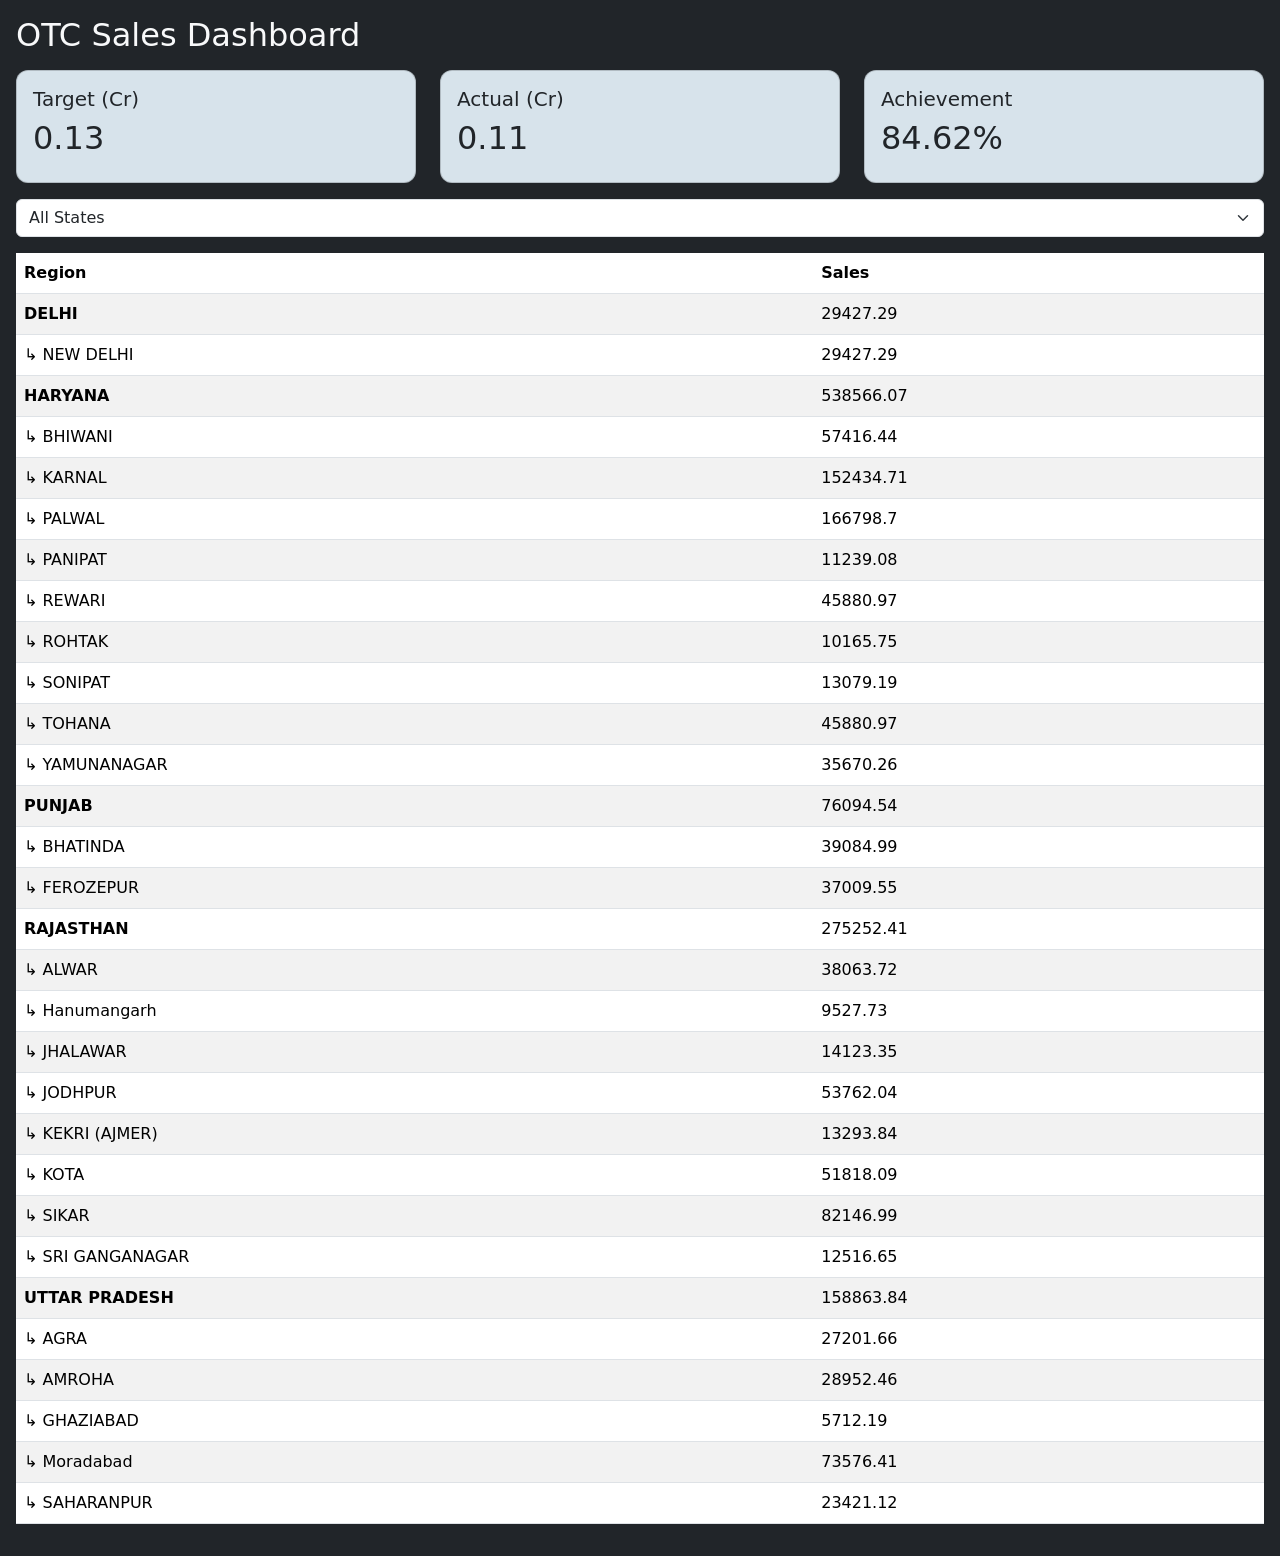
<file: index_old.html>
<!DOCTYPE html>
<html>
<head>
<title>OTC Sales Dashboard</title>
<link href="https://cdn.jsdelivr.net/npm/bootstrap@5.3.7/dist/css/bootstrap.min.css" rel="stylesheet">
<link rel="stylesheet" href="style.css">
</head>
<body>
<div class="container-fluid p-3 bg-dark text-light">
<h2>OTC Sales Dashboard</h2>

<div class="row my-3">
<div class="col"><div class="card p-3"><h5>Target (Cr)</h5><h2 id="target"></h2></div></div>
<div class="col"><div class="card p-3"><h5>Actual (Cr)</h5><h2 id="actual"></h2></div></div>
<div class="col"><div class="card p-3"><h5>Achievement</h5><h2 id="achievement"></h2></div></div>
</div>

<div class="row mb-3">
<div class="col"><select id="stateFilter" class="form-select"><option>All States</option></select></div>
</div>

<table class="table table-striped bg-white">
<thead><tr><th>Region</th><th>Sales</th></tr></thead>
<tbody id="tableBody"></tbody>
</table>
</div>
<script src="app.js"></script>
</body>
</html>
</file>
<file: style.css>
body{background:#e9edf2}.card{background:#d7e3eb;border-radius:12px} .child{padding-left:40px;}
</file>
